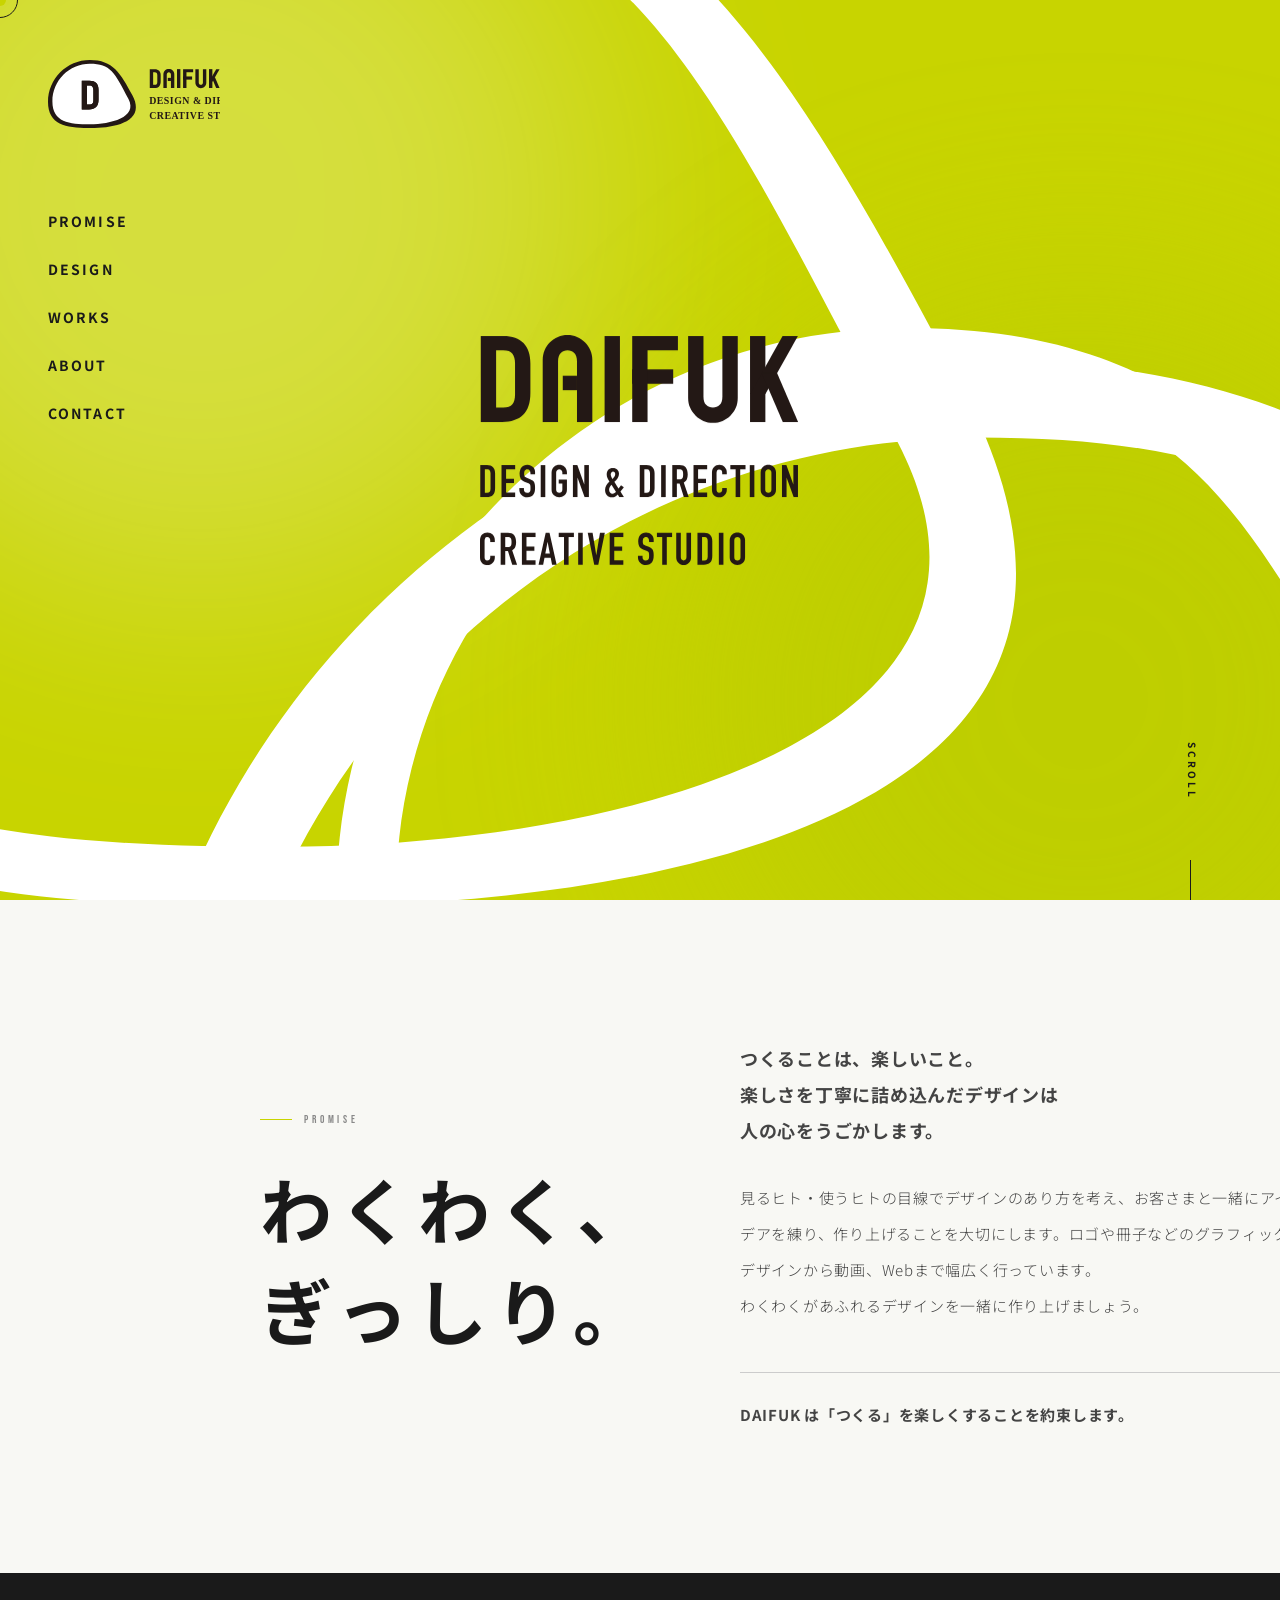
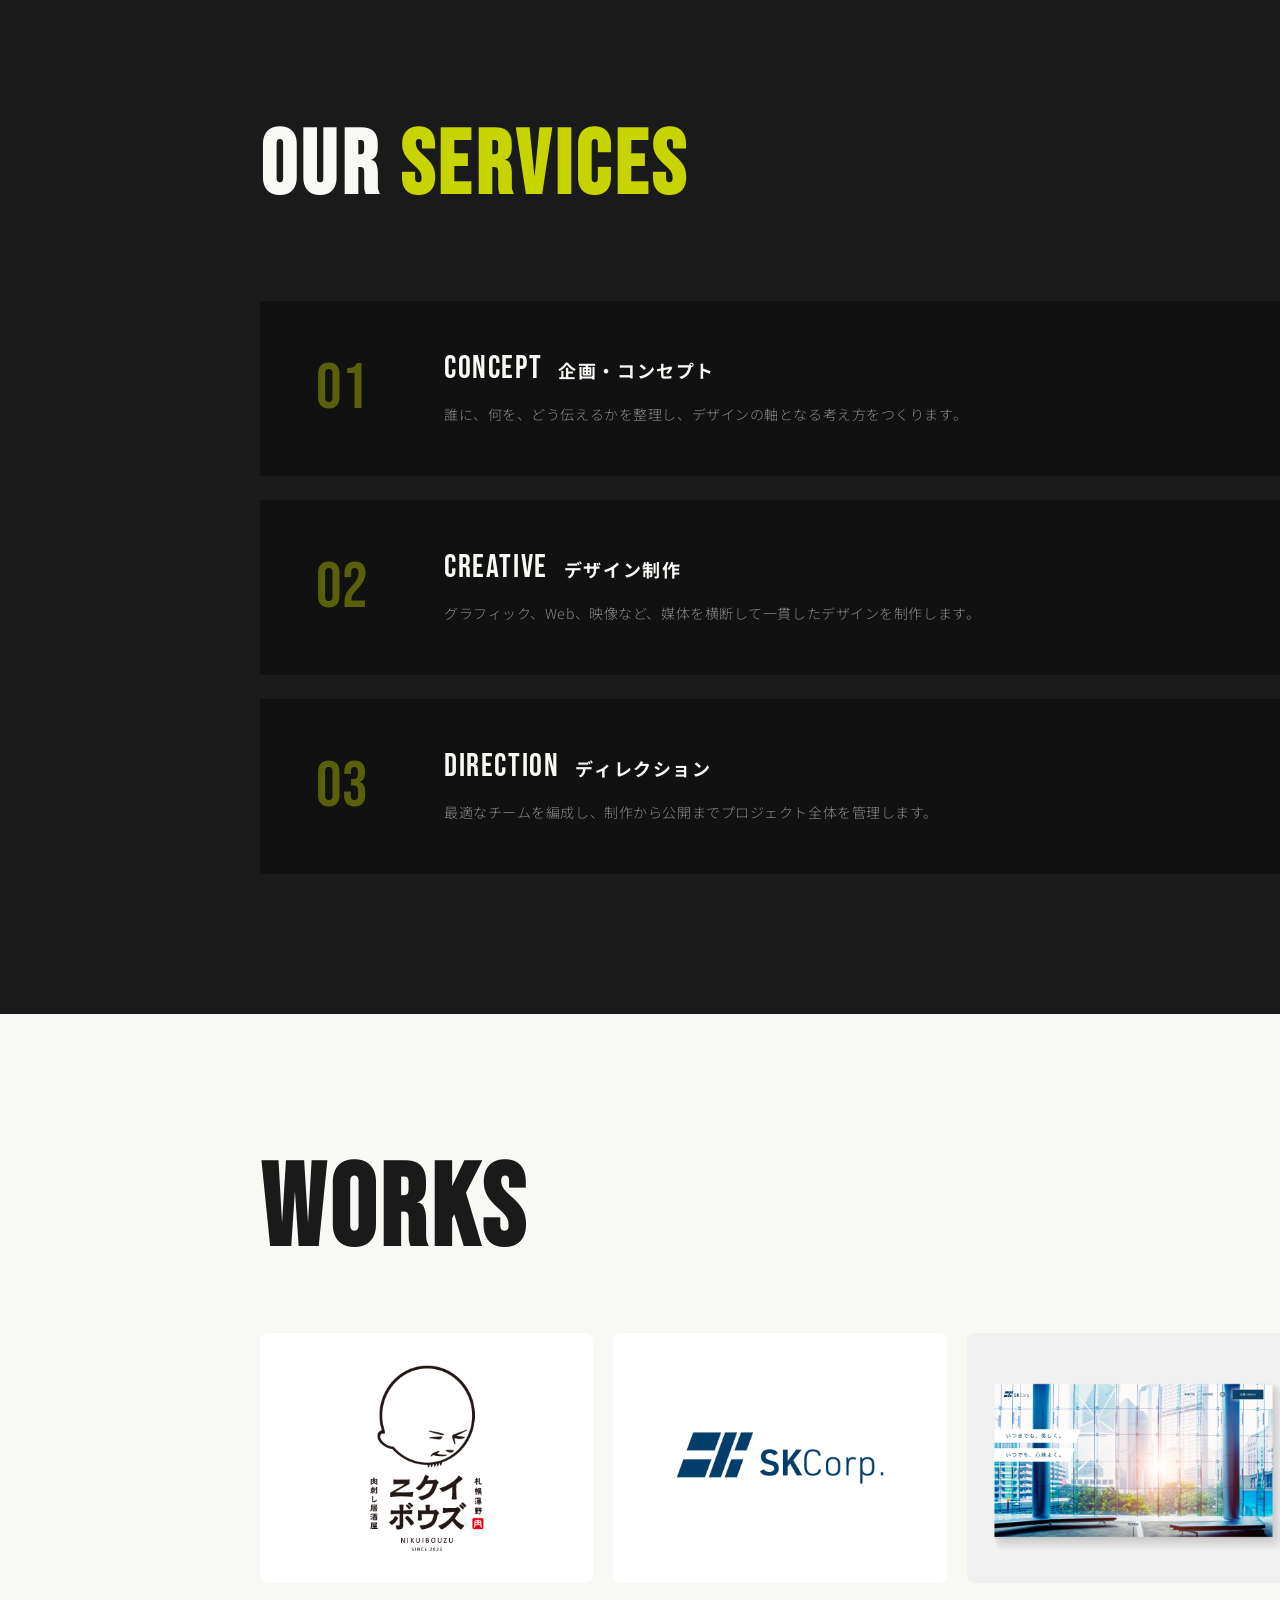
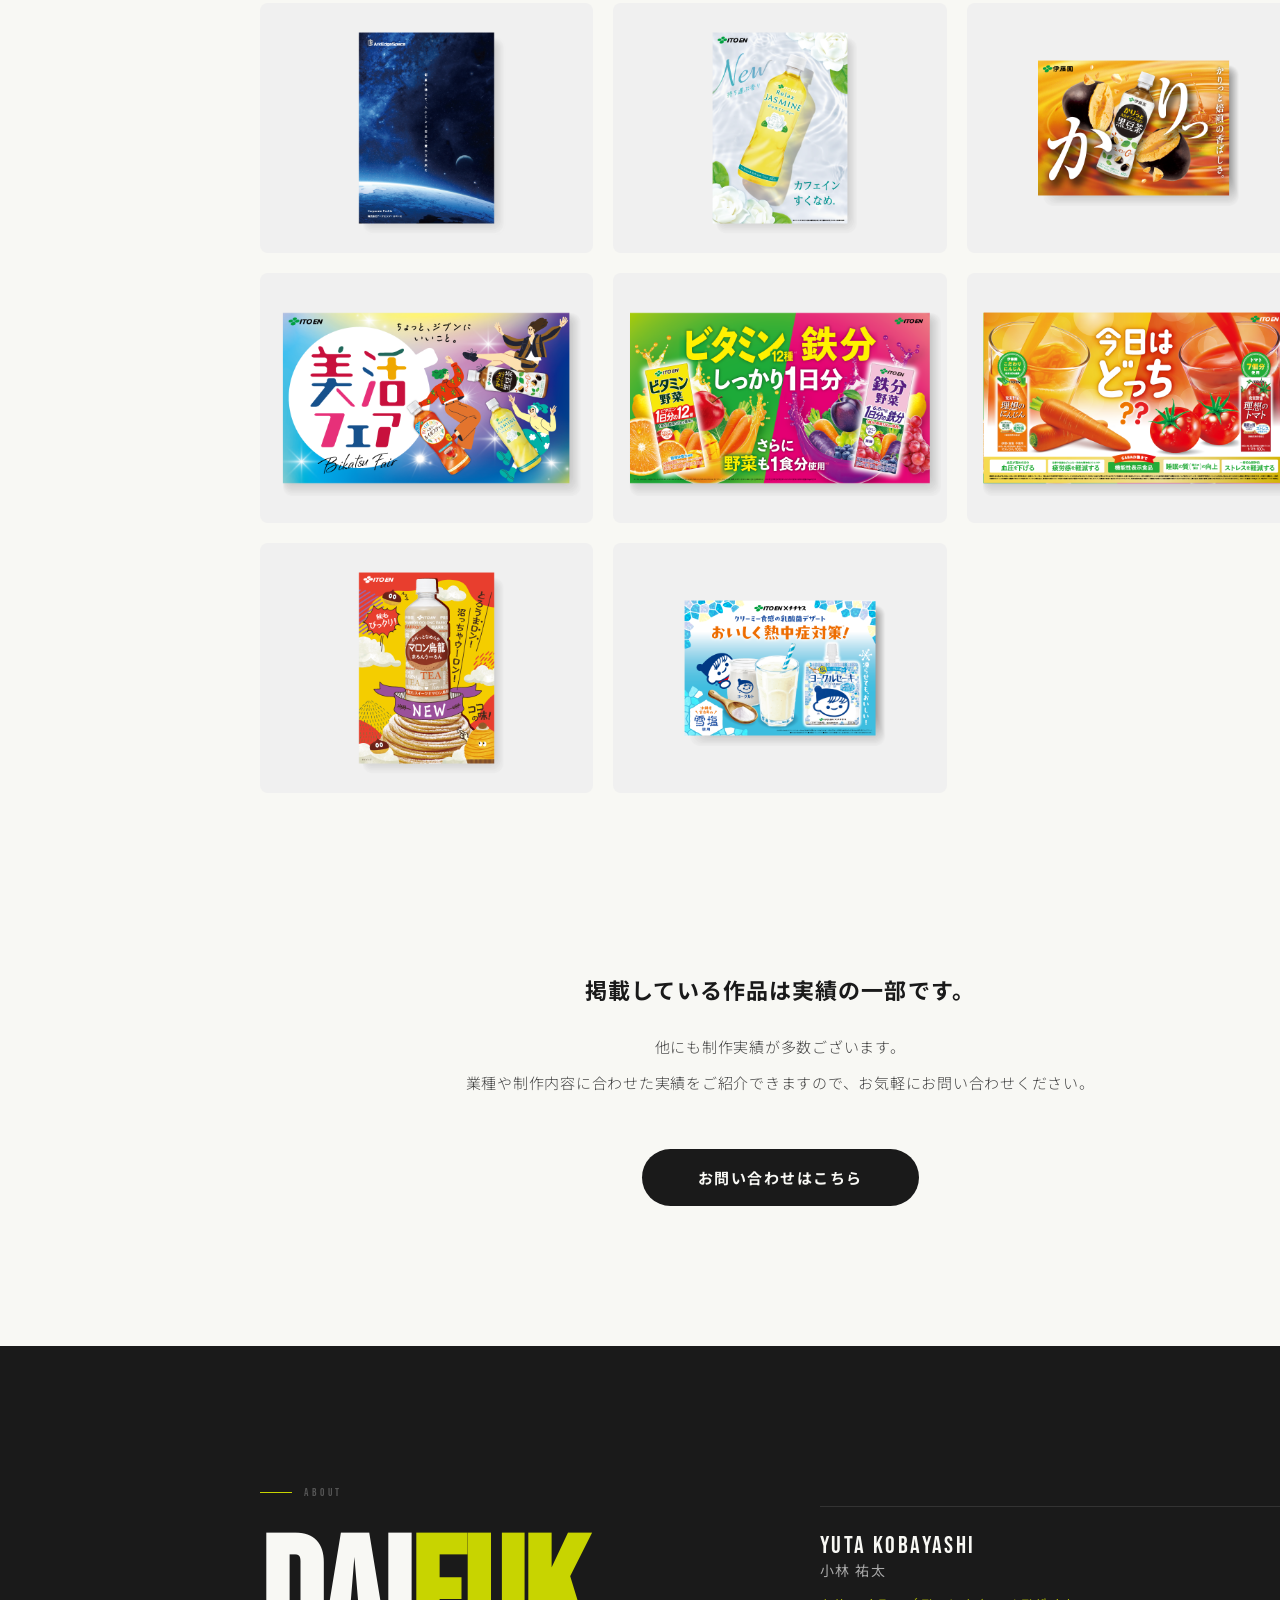
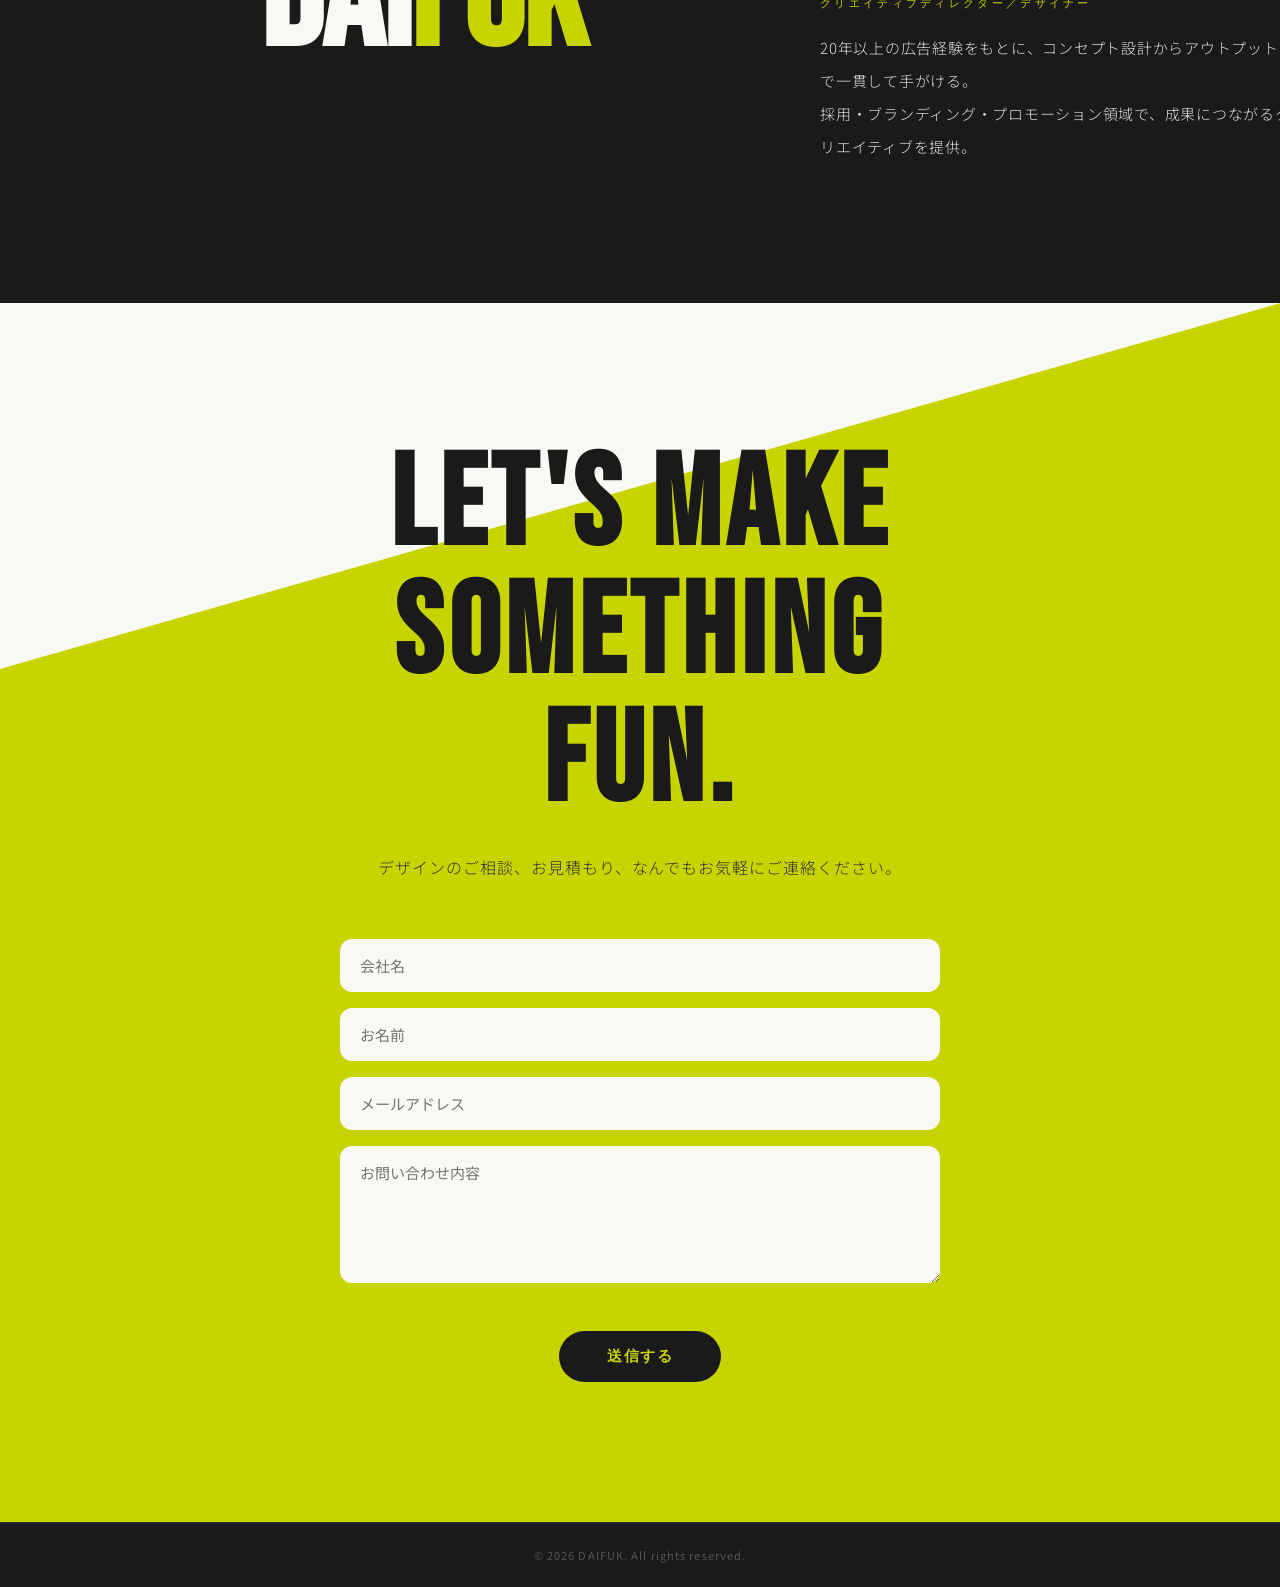
<file: index.html>
<!DOCTYPE html>
<html lang="ja">
<head>
<!-- Google tag (gtag.js) -->
<script async src="https://www.googletagmanager.com/gtag/js?id=G-WN5NJCYQFY"></script>
<script>
  window.dataLayer = window.dataLayer || [];
  function gtag(){dataLayer.push(arguments);}
  gtag('js', new Date());

  gtag('config', 'G-WN5NJCYQFY');
</script>
<script type="text/javascript">
    (function(c,l,a,r,i,t,y){
        c[a]=c[a]||function(){(c[a].q=c[a].q||[]).push(arguments)};
        t=l.createElement(r);t.async=1;t.src="https://www.clarity.ms/tag/"+i;
        y=l.getElementsByTagName(r)[0];y.parentNode.insertBefore(t,y);
    })(window, document, "clarity", "script", "xeeucrit5z");
</script>
<meta charset="UTF-8">
<meta name="viewport" content="width=device-width, initial-scale=1.0">
<title>DAIFUK | わくわく、ぎっしり。デザインスタジオ</title>
<meta name="description" content="「わくわく」を丁寧に詰め込んだデザインで、人の心を動かす。グラフィック・Web・映像をコンセプトからアウトプットまで一貫して手がけるクリエイティブスタジオです。">

<!-- OGP settings -->
<meta property="og:title" content="DAIFUK | わくわく、ぎっしり。デザインスタジオ">
<meta property="og:description" content="「わくわく」を丁寧に詰め込んだデザインで、人の心を動かす。グラフィック・Web・映像をコンセプトからアウトプットまで一貫して手がけるクリエイティブスタジオです。">
<meta property="og:image" content="assets/OG.png">
<meta property="og:url" content="https://yuso21.github.io/daifuk_corporate/">
<meta property="og:type" content="website">
<meta property="og:site_name" content="DAIFUK">

<!-- Icons -->
<link rel="icon" type="image/png" href="assets/fabicon.png">
<link rel="apple-touch-icon" href="assets/apple-touch-icon.png">
<link rel="preconnect" href="https://fonts.googleapis.com">
<link href="https://fonts.googleapis.com/css2?family=Bebas+Neue&family=Noto+Sans+JP:wght@300;400;700;900&family=DM+Serif+Display:ital@0;1&display=swap" rel="stylesheet">
<link rel="stylesheet" href="style.css">
</head>
<body>

<div class="cursor" id="cursor"></div>
<div class="cursor-ring" id="cursorRing"></div>

<!-- Global Nav (Left Sidebar) -->
<nav>
  <a href="#" class="nav-logo">
    <img src="assets/daifuk_long_logo.svg" alt="DAIFUK">
  </a>
  <ul class="nav-links">
    <li><a href="#promise">Promise</a></li>
    <li><a href="#services">Design</a></li>
    <li><a href="#works">Works</a></li>
    <li><a href="#about">About</a></li>
    <li><a href="#contact">Contact</a></li>
  </ul>
</nav>

<!-- Hero Section -->
<section class="hero" id="top">
  <div class="hero-bg-anim"></div>
  <img src="assets/daifuk_logo_FV2.svg" class="hero-logo-spin spin-1" alt="">
  <img src="assets/daifuk_logo_FV2.svg" class="hero-logo-spin spin-2" alt="">
  <img src="assets/daifuk_logo_FV2.svg" class="hero-logo-spin spin-3" alt="">
  <img src="assets/daifuk_logo_FV1.svg" class="hero-logo-base" alt="DAIFUK">
  <div class="hero-scroll">SCROLL</div>
</section>

<!-- Promise Section -->
<section class="promise" id="promise">
  <div class="section-inner promise-inner">
    <div class="reveal">
      <div class="section-label">PROMISE</div>
      <!-- Changed display from flex/block context to ensure <br> triggers immediately, using specific class styling or inline CSS isn't fully needed, but we keep the structure crisp -->
      <h2 class="promise-heading" style="font-family: 'Noto Sans JP', sans-serif; font-size: clamp(40px, 6vw, 72px); letter-spacing: 0.1em; line-height: 1.4; word-break: keep-all;">
        わくわく、<br>
        ぎっしり。
      </h2>
    </div>
    <div class="reveal" style="transition-delay:0.15s">
      <p class="promise-text">
        <strong style="display:block; font-size:18px; line-height:2; margin-bottom:32px;">
          つくることは、楽しいこと。<br>
          楽しさを丁寧に詰め込んだデザインは<br>
          人の心をうごかします。
        </strong>
        見るヒト・使うヒトの目線でデザインのあり方を考え、お客さまと一緒にアイデアを練り、作り上げることを大切にします。ロゴや冊子などのグラフィックデザインから動画、Webまで幅広く行っています。
      </p>
      <p class="promise-text">
        わくわくがあふれるデザインを一緒に作り上げましょう。
      </p>
      <p class="promise-text" style="font-weight:700; margin-top:48px; border-top:1px solid #ccc; padding-top:24px;">
        DAIFUK は「つくる」を楽しくすることを約束します。
      </p>
    </div>
  </div>
</section>

<!-- Services (Design) Section -->
<section class="services" id="services">
  <div class="section-inner">
    <div class="services-header reveal">
      <h2 class="services-title">Our <span>Services</span></h2>
    </div>
    <div class="services-grid">
      <div class="service-card reveal">
        <div class="service-num">01</div>
        <div class="service-info">
          <div class="service-name">Concept<span>企画・コンセプト</span></div>
          <p class="service-desc">誰に、何を、どう伝えるかを整理し、デザインの軸となる考え方をつくります。</p>
        </div>
      </div>
      <div class="service-card reveal" style="transition-delay:0.1s">
        <div class="service-num">02</div>
        <div class="service-info">
          <div class="service-name">Creative<span>デザイン制作</span></div>
          <p class="service-desc">グラフィック、Web、映像など、媒体を横断して一貫したデザインを制作します。</p>
        </div>
      </div>
      <div class="service-card reveal" style="transition-delay:0.2s">
        <div class="service-num">03</div>
        <div class="service-info">
          <div class="service-name">Direction<span>ディレクション</span></div>
          <p class="service-desc">最適なチームを編成し、制作から公開までプロジェクト全体を管理します。</p>
        </div>
      </div>
    </div>
  </div>
</section>

<!-- Works Section -->
<section class="works" id="works">
  <div class="section-inner">
    <div class="works-header reveal">
      <h2 class="works-title">Works</h2>
    </div>
    <div class="works-grid reveal">
      
      <!-- Group 6: ニクイボウズ様 CI -->
      <div class="work-item" onclick="openWorksModal(this)">
        <img class="work-thumb" src="assets/portfolio_6_ニクイボウズ様 CI_1.png" alt="ニクイボウズ様 CI">
        <div class="work-item-inner">
          <div class="work-title">
            <span class="work-client">ニクイボウズ様</span><br>
            <span class="work-project">CI</span>
          </div>
        </div>
        <div class="work-gallery" style="display: none;">
          <img src="assets/portfolio_6_ニクイボウズ様 CI_1.png" alt="">
          <img src="assets/portfolio_6_ニクイボウズ様 CI_2.png" alt="">
          <img src="assets/portfolio_6_ニクイボウズ様 CI_3.png" alt="">
        </div>
      </div>

      <!-- Group 15: エスケー・コーポレーション様 CI -->
      <div class="work-item" onclick="openWorksModal(this)">
        <img class="work-thumb" src="assets/portfolio_15_エスケー・コーポレーション様_CI_１.png" alt="エスケー・コーポレーション様 CI">
        <div class="work-item-inner">
          <div class="work-title">
            <span class="work-client">エスケー・コーポレーション様</span><br>
            <span class="work-project">CI</span>
          </div>
        </div>
        <div class="work-gallery" style="display: none;">
          <img src="assets/portfolio_15_エスケー・コーポレーション様_CI_１.png" alt="">
          <img src="assets/portfolio_15_エスケー・コーポレーション様_CI_2.png" alt="">
        </div>
      </div>

      <!-- Group 16: エスケー・コーポレーション様 コーポレートサイト -->
      <div class="work-item" onclick="openWorksModal(this)" data-url="https://www.skc.co.jp/" data-url-label="サイトを見る">
        <img class="work-thumb" src="assets/portfolio_16_エスケー・コーポレーション様_コーポレートサイト_１.png" alt="エスケー・コーポレーション様 コーポレートサイト">
        <div class="work-item-inner">
          <div class="work-title">
            <span class="work-client">エスケー・コーポレーション様</span><br>
            <span class="work-project">コーポレートサイト</span>
          </div>
        </div>
        <div class="work-gallery" style="display: none;">
          <img src="assets/portfolio_16_エスケー・コーポレーション様_コーポレートサイト_１.png" alt="">
          <img src="assets/portfolio_16_エスケー・コーポレーション様_コーポレートサイト_２.png" alt="">
        </div>
      </div>

      <!-- Group 3: アークエッジ・スペース様 会社案内 -->
      <div class="work-item" onclick="openWorksModal(this)">
        <img class="work-thumb" src="assets/portfolio_3_アークエッジ・スペース様_会社案内_1.png" alt="アークエッジ・スペース様 会社案内">
        <div class="work-item-inner">
          <div class="work-title">
            <span class="work-client">アークエッジ・スペース様</span><br>
            <span class="work-project">会社案内</span>
          </div>
        </div>
        <div class="work-gallery" style="display: none;">
          <img src="assets/portfolio_3_アークエッジ・スペース様_会社案内_1.png" alt="">
          <img src="assets/portfolio_3_アークエッジ・スペース様_会社案内_２.png" alt="">
        </div>
      </div>

      <!-- Group 5: maruoPR様 CI (Temporarily Hidden) -->
      <!--
      <div class="work-item" onclick="openWorksModal(this)">
        <img class="work-thumb" src="assets/portfolio_5_maruoPR様 CI_1.png" alt="maruoPR様 CI">
        <div class="work-item-inner">
          <div class="work-title">
            <span class="work-client">maruoPR様</span><br>
            <span class="work-project">CI</span>
          </div>
        </div>
        <div class="work-gallery" style="display: none;">
          <img src="assets/portfolio_5_maruoPR様 CI_1.png" alt="">
          <img src="assets/portfolio_5_maruoPR様 CI_2.png" alt="">
        </div>
      </div>
      -->

      <!-- Group 8: 伊藤園様 ジャスミンティー 店頭販促POP -->
      <div class="work-item" onclick="openWorksModal(this)">
        <img class="work-thumb" src="assets/portfolio_8_伊藤園様_ジャスミンティー 店頭販促POP_1.png" alt="伊藤園様 ジャスミンティー 店頭販促POP">
        <div class="work-item-inner">
          <div class="work-title">
            <span class="work-client">伊藤園様</span><br>
            <span class="work-project">ジャスミンティー 店頭販促POP</span>
          </div>
        </div>
        <div class="work-gallery" style="display: none;">
          <img src="assets/portfolio_8_伊藤園様_ジャスミンティー 店頭販促POP_1.png" alt="">
        </div>
      </div>

      <!-- Group 9: 伊藤園様 黒豆茶 店頭販促POP -->
      <div class="work-item" onclick="openWorksModal(this)">
        <img class="work-thumb" src="assets/portfolio_9_伊藤園様_黒豆茶 店頭販促POP_1.png" alt="伊藤園様 黒豆茶 店頭販促POP">
        <div class="work-item-inner">
          <div class="work-title">
            <span class="work-client">伊藤園様</span><br>
            <span class="work-project">黒豆茶 店頭販促POP</span>
          </div>
        </div>
        <div class="work-gallery" style="display: none;">
          <img src="assets/portfolio_9_伊藤園様_黒豆茶 店頭販促POP_1.png" alt="">
        </div>
      </div>

      <!-- Group 7: 伊藤園様 美活フェア 店頭販促POP -->
      <div class="work-item" onclick="openWorksModal(this)">
        <img class="work-thumb" src="assets/portfolio_7_伊藤園様_美活フェア 店頭販促POP_1.png" alt="伊藤園様 美活フェア 店頭販促POP">
        <div class="work-item-inner">
          <div class="work-title">
            <span class="work-client">伊藤園様</span><br>
            <span class="work-project">美活フェア 店頭販促POP</span>
          </div>
        </div>
        <div class="work-gallery" style="display: none;">
          <img src="assets/portfolio_7_伊藤園様_美活フェア 店頭販促POP_1.png" alt="">
          <img src="assets/portfolio_7_伊藤園様_美活フェア 店頭販促POP_2.png" alt="">
        </div>
      </div>

      <!-- Group 10: 伊藤園様 ビタミン野菜・鉄分野菜 店頭販促POP -->
      <div class="work-item" onclick="openWorksModal(this)">
        <img class="work-thumb" src="assets/portfolio_10_伊藤園様_ビタミン野菜・鉄分野菜 店頭販促POP_1 .png" alt="伊藤園様 ビタミン野菜・鉄分野菜 店頭販促POP">
        <div class="work-item-inner">
          <div class="work-title">
            <span class="work-client">伊藤園様</span><br>
            <span class="work-project">ビタミン野菜・鉄分野菜 店頭販促POP</span>
          </div>
        </div>
        <div class="work-gallery" style="display: none;">
          <img src="assets/portfolio_10_伊藤園様_ビタミン野菜・鉄分野菜 店頭販促POP_1 .png" alt="">
          <img src="assets/portfolio_10_伊藤園様_ビタミン野菜・鉄分野菜 店頭販促POP_2.png" alt="">
          <img src="assets/portfolio_10_伊藤園様_ビタミン野菜・鉄分野菜 店頭販促POP_3.png" alt="">
        </div>
      </div>

      <!-- Group 11: 伊藤園様 理想のにんじん・理想のトマト 店頭販促POP -->
      <div class="work-item" onclick="openWorksModal(this)">
        <img class="work-thumb" src="assets/portfolio_11_伊藤園様_理想のにんじん・理想のトマト 店頭販促POP_1.png" alt="伊藤園様 理想のにんじん・理想のトマト 店頭販促POP">
        <div class="work-item-inner">
          <div class="work-title">
            <span class="work-client">伊藤園様</span><br>
            <span class="work-project">理想のにんじん・理想のトマト 店頭販促POP</span>
          </div>
        </div>
        <div class="work-gallery" style="display: none;">
          <img src="assets/portfolio_11_伊藤園様_理想のにんじん・理想のトマト 店頭販促POP_1.png" alt="">
          <img src="assets/portfolio_11_伊藤園様_理想のにんじん・理想のトマト 店頭販促POP_２.png" alt="">
          <img src="assets/portfolio_11_伊藤園様_理想のにんじん・理想のトマト 店頭販促POP_3.png" alt="">
        </div>
      </div>

      <!-- Group 12: 伊藤園様 マロン烏龍 店頭販促POP -->
      <div class="work-item" onclick="openWorksModal(this)">
        <img class="work-thumb" src="assets/portfolio_12_伊藤園様_マロン烏龍 店頭販促POP_1.png" alt="伊藤園様 マロン烏龍 店頭販促POP">
        <div class="work-item-inner">
          <div class="work-title">
            <span class="work-client">伊藤園様</span><br>
            <span class="work-project">マロン烏龍 店頭販促POP</span>
          </div>
        </div>
        <div class="work-gallery" style="display: none;">
          <img src="assets/portfolio_12_伊藤園様_マロン烏龍 店頭販促POP_1.png" alt="">
          <img src="assets/portfolio_12_伊藤園様_マロン烏龍 店頭販促POP_２.png" alt="">
        </div>
      </div>

      <!-- Group 13: 伊藤園様 ヨーグルセーキ 店頭販促POP -->
      <div class="work-item" onclick="openWorksModal(this)">
        <img class="work-thumb" src="assets/portfolio_13_伊藤園様_ヨーグルセーキ 店頭販促POP_1.png" alt="伊藤園様 ヨーグルセーキ 店頭販促POP">
        <div class="work-item-inner">
          <div class="work-title">
            <span class="work-client">伊藤園様</span><br>
            <span class="work-project">ヨーグルセーキ 店頭販促POP</span>
          </div>
        </div>
        <div class="work-gallery" style="display: none;">
          <img src="assets/portfolio_13_伊藤園様_ヨーグルセーキ 店頭販促POP_1.png" alt="">
        </div>
      </div>

    </div>
    <div class="works-more-btn-container reveal">
      <button class="works-more-btn" id="worksMoreBtn">VIEW MORE</button>
    </div>
    <div class="works-cta reveal" style="transition-delay:0.1s">
      <h3 class="works-cta-title">掲載している作品は実績の一部です。</h3>
      <p class="works-cta-desc">
        他にも制作実績が多数ございます。<br class="pc-br">
        業種や制作内容に合わせた実績をご紹介できますので、お気軽にお問い合わせください。
      </p>
      <div class="works-cta-btn-container">
        <a href="#contact" class="works-cta-btn">お問い合わせはこちら</a>
      </div>
    </div>
  </div>
</section>

<!-- About Section -->
<section class="about" id="about">
  <div class="section-inner about-inner">
    <div class="about-content reveal">
      <div class="section-label" style="color:#555">ABOUT</div>
      <h2 class="about-name">DAI<span>FUK</span></h2>
    </div>
    <div class="about-info reveal" style="transition-delay:0.15s">
      <div class="info-block" style="border-top: 1px solid #333; padding-top: 24px;">
        <div class="info-name-en" style="font-family:'Bebas Neue', sans-serif; font-size:24px; letter-spacing:0.1em; color:var(--white);">YUTA KOBAYASHI</div>
        <div class="info-name-ja" style="font-size:14px; color:#aaa; margin-bottom:16px; letter-spacing:0.1em;">小林 祐太</div>
        <div class="info-label">クリエイティブディレクター／デザイナー</div>
        <div class="info-value">
          20年以上の広告経験をもとに、コンセプト設計からアウトプットまで一貫して手がける。<br>
          採用・ブランディング・プロモーション領域で、成果につながるクリエイティブを提供。
        </div>
      </div>
    </div>
  </div>
</section>

<!-- Contact Section -->
<section class="contact" id="contact">
  <div class="contact-bg"></div>
  <div class="section-inner contact-inner">
    <div class="contact-content reveal">
      <h2 class="contact-title">Let's Make<br>Something Fun.</h2>
      <p class="contact-sub">
        デザインのご相談、お見積もり、なんでもお気軽にご連絡ください。
      </p>

      <form class="contact-form" id="contactForm">
        <input type="text" name="会社名" placeholder="会社名" required>
        <input type="text" name="お名前" placeholder="お名前" required>
        <input type="email" name="メールアドレス" placeholder="メールアドレス" required>
        <textarea name="お問い合わせ内容" placeholder="お問い合わせ内容" rows="5" required></textarea>
        <div
          id="turnstileContainer"
          data-sitekey="0x4AAAAAAD5IDUOdX_YdaNcQ">
        </div>
        <div class="form-error" id="formError"></div>
        <button type="submit" class="submit-btn" id="submitBtn">送信する</button>
      </form>

      <div class="contact-success" id="contactSuccess">
        <div class="success-icon">
          <svg width="32" height="32" viewBox="0 0 24 24" fill="none" stroke="currentColor" stroke-width="3" stroke-linecap="round" stroke-linejoin="round">
            <polyline points="20 6 9 17 4 12"></polyline>
          </svg>
        </div>
        <h3 class="success-title">MESSAGE RECEIVED.</h3>
        <p class="success-text">
          お問い合わせを受け付けました。<br>
          内容を確認の上ご連絡いたしますので、 しばらくお待ちください。
        </p>
      </div>
    </div>
  </div>
</section>

<!-- Footer -->
<footer>
  <div class="footer-copy">© 2026 DAIFUK. All rights reserved.</div>
</footer>

<!-- Portfolio Modal -->
<div class="works-modal" id="worksModal">
  <div class="works-modal-overlay" onclick="closeWorksModal()"></div>
  <button class="works-modal-close" onclick="closeWorksModal()">×</button>
  <div class="works-modal-content" id="worksModalContent">
    <!-- Gallery images injected here via JS -->
  </div>
</div>

<script src="script.js?v=20260720-turnstile-explicit"></script>
<script src="https://challenges.cloudflare.com/turnstile/v0/api.js?render=explicit&onload=onTurnstileLoad" async defer></script>
</body>
</html>
</file>
<file: style.css>
:root {
  --lime: #C8D400;
  --black: #1a1a1a;
  --white: #f8f8f4;
  --gray: #888;
  --light: #f0f0e8;
}

*, *::before, *::after { box-sizing: border-box; margin: 0; padding: 0; }

html { scroll-behavior: smooth; }

body {
  font-family: 'Noto Sans JP', sans-serif;
  background: var(--white);
  color: var(--black);
  overflow-x: hidden;
  cursor: none;
}

/* Custom Cursor */
.cursor {
  width: 12px; height: 12px;
  background: var(--lime);
  border-radius: 50%;
  position: fixed;
  pointer-events: none;
  z-index: 100000;
  transition: transform 0.15s ease, width 0.2s, height 0.2s;
  transform: translate(-50%, -50%);
}
.cursor-ring {
  width: 36px; height: 36px;
  border: 1.5px solid var(--black);
  border-radius: 50%;
  position: fixed;
  pointer-events: none;
  z-index: 99999;
  transition: transform 0.35s cubic-bezier(.23,1,.32,1), width 0.3s, height 0.3s, border-color 0.3s;
  transform: translate(-50%, -50%);
}
body.modal-open .cursor {
  background: #ffffff !important;
  box-shadow: 0 0 10px rgba(255, 255, 255, 1), 0 0 20px rgba(255, 255, 255, 0.6);
}
body.modal-open .cursor-ring {
  border-color: #ffffff !important;
  border-width: 2px !important;
  box-shadow: 0 0 15px rgba(255, 255, 255, 0.8), 0 0 30px rgba(255, 255, 255, 0.4);
}

/* Global Nav (Left Sidebar) */
nav {
  position: fixed;
  top: 0; left: 0; bottom: 0;
  width: 220px;
  z-index: 100;
  display: flex;
  flex-direction: column;
  align-items: flex-start;
  justify-content: flex-start;
  padding: 60px 0 60px 48px;
  gap: 80px;
  pointer-events: none;
}
nav > * {
  pointer-events: auto;
}

.nav-logo img {
  width: 100%;
  max-width: 180px;
  height: auto;
  display: block;
  transition: filter 0.4s ease;
}
/* This class is toggled by JS when over dark sections */
.nav-logo.invert-logo img {
  filter: invert(1) brightness(2);
}
.nav-logo {
  text-decoration: none;
  transition: transform 0.2s;
  display: flex;
}
.nav-logo:hover { transform: scale(1.05) translateX(4px); }

.nav-links {
  display: flex;
  flex-direction: column;
  gap: 24px;
  list-style: none;
  align-items: flex-start;
}
.nav-links a {
  font-size: 14px;
  letter-spacing: 0.15em;
  text-transform: uppercase;
  text-decoration: none;
  color: var(--black);
  font-weight: 700;
  position: relative;
  padding-bottom: 4px;
  transition: color 0.4s ease;
}
.nav-links a::after {
  content: '';
  position: absolute;
  bottom: 0; left: 0;
  height: 2px; width: 0;
  background: currentColor;
  transition: width 0.25s ease;
}
.nav-links a:hover::after { width: 100%; }

/* JS adds this class to nav-links when on dark background */
.nav-links.invert-links a {
  color: #fff;
}

/* Layout Centering System */
.promise, .services, .works, .about, .contact {
  padding-top: 140px;
  padding-bottom: 140px;
}
.section-inner {
  width: 100%;
  max-width: 1040px;
  /* Centered around 50vw. If 50vw - halftwidth is less than 260px (nav area), stick to 260px. */
  margin-left: max(260px, calc(50vw - 520px));
  padding-right: 64px;
  box-sizing: content-box; /* preserves the full 1040px area without squeezing */
}

/* Hero */
.hero {
  min-height: 100vh;
  background: var(--lime);
  position: relative;
  overflow: hidden;
}
.hero-bg-anim {
  position: absolute;
  inset: 0;
  pointer-events: none;
  z-index: 0;
}
.hero-bg-anim::before, .hero-bg-anim::after {
  content: '';
  position: absolute;
  width: 80vw;
  height: 80vw;
  max-width: 800px;
  max-height: 800px;
  border-radius: 50%;
  filter: blur(120px);
  opacity: 0.6;
  animation: bgAurora 18s ease-in-out infinite alternate;
}
.hero-bg-anim::before {
  background: rgba(255, 255, 255, 0.4);
  top: -200px; left: -200px;
}
.hero-bg-anim::after {
  background: rgba(180, 200, 0, 0.8);
  bottom: -200px; right: -200px;
  animation-delay: -6s;
  animation-duration: 22s;
}

@keyframes bgAurora {
  0%   { transform: translate(0, 0) scale(1); }
  100% { transform: translate(30%, 20%) scale(1.3); }
}

.hero-logo-base {
  position: absolute;
  top: 50%; left: 50%;
  transform: translate(-50%, -50%);
  width: 40vw;
  max-width: 320px;
  opacity: 0;
  animation: fadeIn 1s ease 0.2s forwards;
  pointer-events: none;
  z-index: 2;
}
.hero-logo-spin {
  position: absolute;
  pointer-events: none;
  opacity: 0;
  z-index: 1;
}
.spin-1 {
  top: -20%; left: -30%;
  width: 250vw; max-width: 1400px;
  animation: fadeIn 1.5s ease 0.6s forwards, spinHero 60s linear infinite 3s;
}
.spin-2 {
  bottom: -40%; right: -20%;
  width: 180vw; max-width: 1200px;
  animation: fadeIn 1.5s ease 0.8s forwards, spinHeroReverse 45s linear infinite 3s;
}
.spin-3 {
  top: 40%; right: -50%;
  width: 200vw; max-width: 1800px;
  animation: fadeIn 1.5s ease 1s forwards, spinHero 80s linear infinite 3s;
  opacity: 0.5;
}

@keyframes spinHero {
  0%   { transform: rotate(0deg); }
  100% { transform: rotate(360deg); }
}
@keyframes spinHeroReverse {
  0%   { transform: rotate(0deg); }
  100% { transform: rotate(-360deg); }
}

.hero-scroll {
  position: absolute;
  bottom: 40px; right: 80px;
  writing-mode: vertical-rl;
  font-size: 10px;
  letter-spacing: 0.3em;
  color: var(--black);
  font-weight: 700;
  opacity: 0.5;
  display: flex;
  align-items: center;
  gap: 12px;
  animation: fadeIn 1s ease 1.4s forwards;
  z-index: 3;
}
.hero-scroll::after {
  content: '';
  width: 1px;
  height: 48px;
  position: relative;
  overflow: hidden;
  background: transparent;
}
.hero-scroll::before {
  content: '';
  position: absolute;
  bottom: -48px;
  left: 5px;
  width: 1px;
  height: 48px;
  background: var(--black);
  animation: scrollLine 2s infinite ease-in-out;
}
@keyframes scrollLine {
  0% { transform: translateY(-100%); }
  100% { transform: translateY(200%); }
}

/* Promise Section */
.promise-inner {
  display: grid;
  grid-template-columns: 1fr 1.4fr;
  gap: 80px;
  align-items: center;
}
.section-label {
  font-family: 'Bebas Neue', sans-serif;
  font-size: 11px;
  letter-spacing: 0.35em;
  color: var(--gray);
  display: flex;
  align-items: center;
  gap: 12px;
  margin-bottom: 32px;
}
.section-label::before {
  content: '';
  width: 32px; height: 1px;
  background: var(--lime);
}

.promise-text {
  font-size: 15px;
  line-height: 2.4;
  color: #444;
  font-weight: 300;
  letter-spacing: 0.05em;
}
.promise-text p + p { margin-top: 24px; }

/* Services */
.services {
  background: var(--black);
}
.services-header {
  display: flex;
  align-items: baseline;
  justify-content: space-between;
  margin-bottom: 80px;
}
.services-title {
  font-family: 'Bebas Neue', sans-serif;
  font-size: clamp(48px, 7vw, 100px);
  color: var(--white);
  letter-spacing: 0.05em;
}
.services-title span { color: var(--lime); }
.services-grid {
  display: grid;
  grid-template-columns: 1fr;
  gap: 24px;
}
.service-card {
  background: #111;
  padding: 48px 56px;
  transition: background 0.3s, transform 0.3s;
  cursor: none;
  position: relative;
  overflow: hidden;
  display: flex;
  align-items: center;
  gap: 48px;
}
.service-card::before {
  content: '';
  position: absolute;
  top: 0; left: 0;
  width: 4px; height: 100%;
  background: var(--lime);
  transform: scaleY(0);
  transform-origin: top;
  transition: transform 0.4s cubic-bezier(.23,1,.32,1);
}
.service-card:hover::before { transform: scaleY(1); }
.service-card:hover { background: #1e1e1e; transform: translateX(8px); }
.service-num {
  font-family: 'Bebas Neue', sans-serif;
  font-size: 64px;
  color: var(--lime);
  line-height: 1;
  opacity: 0.4;
  width: 80px;
}
.service-info {
  flex: 1;
}
.service-name {
  font-family: 'Bebas Neue', sans-serif;
  font-size: 32px;
  color: var(--white);
  letter-spacing: 0.05em;
  margin-bottom: 12px;
}
.service-name span { font-size: 18px; font-family: 'Noto Sans JP', sans-serif; display: inline-block; margin-left: 16px; font-weight: 700;}
.service-desc {
  font-size: 14px;
  color: #888;
  line-height: 2;
  font-weight: 300;
  letter-spacing: 0.04em;
}

/* Works */
.works-header {
  display: flex;
  align-items: flex-end;
  justify-content: space-between;
  margin-bottom: 64px;
}
.works-title {
  font-family: 'Bebas Neue', sans-serif;
  font-size: clamp(64px, 9vw, 120px);
  line-height: 1;
  letter-spacing: 0.04em;
}
.works-tabs {
  display: flex;
  gap: 8px;
  margin-bottom: 48px;
}
.tab-btn {
  padding: 10px 24px;
  border: 1.5px solid #ccc;
  background: none;
  font-family: 'Bebas Neue', sans-serif;
  font-size: 14px;
  letter-spacing: 0.15em;
  cursor: none;
  transition: all 0.2s;
  border-radius: 100px;
  color: var(--black);
}
.tab-btn.active, .tab-btn:hover {
  background: var(--black);
  border-color: var(--black);
  color: var(--white);
}
.works-grid {
  display: grid;
  grid-template-columns: repeat(3, 1fr);
  gap: 20px;
}
.work-item {
  aspect-ratio: 4/3;
  background: var(--light);
  position: relative;
  overflow: hidden;
  cursor: none;
  border-radius: 8px;
}
.work-thumb {
  width: 100%;
  height: 100%;
  object-fit: cover;
  display: block;
  transition: transform 0.6s cubic-bezier(.23,1,.32,1);
}
.work-item:hover .work-thumb {
  transform: scale(1.05);
}
.work-item-inner {
  position: absolute;
  inset: 0;
  display: flex;
  align-items: flex-end;
  justify-content: flex-end;
  padding: 32px;
  background: linear-gradient(to top, rgba(0,0,0,0.8) 0%, transparent 50%);
  opacity: 0;
  transition: opacity 0.35s;
}
.work-item:hover .work-item-inner { opacity: 1; }
.work-title {
  color: var(--white);
  text-align: right;
  line-height: 1.6;
}
.work-client {
  font-size: 11px;
  letter-spacing: 0.1em;
  opacity: 0.8;
}
.work-project {
  font-size: 16px;
  font-weight: 700;
  letter-spacing: 0.05em;
  display: inline-block;
}

/* About / Company */
.about {
  background: var(--black);
  color: var(--white);
}
.about-inner {
  display: grid;
  grid-template-columns: 1fr 1fr;
  gap: 80px;
}
.about-name {
  font-family: 'Bebas Neue', sans-serif;
  font-size: clamp(80px, 12vw, 160px);
  line-height: 0.9;
  letter-spacing: -0.01em;
  color: var(--white);
}
.about-name span { color: var(--lime); }
.about-info {
  padding-top: 20px;
}
.info-block + .info-block { margin-top: 40px; }
.info-label {
  font-family: 'Bebas Neue', sans-serif;
  font-size: 11px;
  letter-spacing: 0.3em;
  color: var(--lime);
  margin-bottom: 20px;
}
.info-value {
  font-size: 15px;
  color: #ddd;
  line-height: 2.2;
  font-weight: 300;
  letter-spacing: 0.05em;
}

/* Contact */
.contact {
  text-align: center;
  position: relative;
  overflow: hidden;
}
.contact-bg {
  position: absolute;
  inset: 0;
  background: var(--lime);
  clip-path: polygon(0 30%, 100% 0%, 100% 100%, 0 100%);
  z-index: 0;
}
.contact-inner {
  position: relative; 
  z-index: 1; 
  /* Center structurally differently just for contact form constraints */
  max-width: 600px;
  margin-left: max(260px, calc(50vw - 300px));
}
.contact-title {
  font-family: 'Bebas Neue', sans-serif;
  font-size: clamp(60px, 10vw, 140px);
  line-height: 1;
  letter-spacing: 0.04em;
  color: var(--black);
}
.contact-sub {
  font-size: 16px;
  line-height: 2;
  color: #333;
  margin: 24px auto 56px;
  font-weight: 300;
  letter-spacing: 0.06em;
}

/* Contact Form */
.contact-form {
  margin-top: 24px;
  display: flex;
  flex-direction: column;
  gap: 16px;
}
.contact-form input,
.contact-form textarea {
  width: 100%;
  padding: 16px 20px;
  background: var(--white);
  border: none;
  border-radius: 12px;
  font-family: 'Noto Sans JP', sans-serif;
  font-size: 15px;
  color: var(--black);
  transition: all 0.3s;
  cursor: none;
}
.contact-form input:focus,
.contact-form textarea:focus {
  outline: none;
  box-shadow: 0 0 0 2px var(--black);
}

.submit-btn {
  background: var(--black);
  color: var(--lime);
  border: none;
  padding: 16px 48px;
  font-weight: 700;
  font-size: 15px;
  border-radius: 100px;
  cursor: none;
  align-self: center;
  margin-top: 16px;
  transition: all 0.3s;
  font-family: 'Bebas Neue', sans-serif;
  letter-spacing: 0.1em;
}
.submit-btn:hover {
  background: #333;
  color: var(--white);
}
.submit-btn:disabled {
  background: #888;
  color: #ccc;
  cursor: not-allowed;
  opacity: 0.7;
}

.form-error {
  display: none;
  font-family: 'Noto Sans JP', sans-serif;
  color: #ff3b30;
  font-size: 13px;
  line-height: 1.5;
  text-align: center;
  margin-top: 8px;
  background: rgba(255, 59, 48, 0.08);
  padding: 12px;
  border-radius: 8px;
}

.contact-form {
  transition: opacity 0.4s ease, transform 0.4s ease;
}
.contact-form.fade-out {
  opacity: 0;
  transform: translateY(-10px);
  pointer-events: none;
}

.contact-success {
  display: none;
  opacity: 0;
  flex-direction: column;
  align-items: center;
  text-align: center;
  padding: 48px 32px;
  background: var(--white);
  border-radius: 20px;
  box-shadow: 0 16px 40px rgba(0, 0, 0, 0.08);
  margin-top: 32px;
  transition: opacity 0.5s cubic-bezier(0.215, 0.61, 0.355, 1), transform 0.5s cubic-bezier(0.215, 0.61, 0.355, 1);
  transform: translateY(20px);
}
.contact-success.active {
  display: flex;
  opacity: 1;
  transform: translateY(0);
}

.success-icon {
  width: 64px;
  height: 64px;
  border-radius: 50%;
  background: var(--lime);
  color: var(--black);
  display: flex;
  align-items: center;
  justify-content: center;
  margin-bottom: 24px;
  box-shadow: 0 4px 16px rgba(0, 0, 0, 0.1);
  transform: scale(0);
}
.contact-success.active .success-icon {
  animation: successPop 0.6s cubic-bezier(0.175, 0.885, 0.32, 1.275) 0.2s forwards;
}

.success-title {
  font-family: 'Bebas Neue', sans-serif;
  font-size: 32px;
  letter-spacing: 0.1em;
  color: var(--black);
  margin-bottom: 12px;
}
.success-text {
  font-family: 'Noto Sans JP', sans-serif;
  font-size: 14px;
  line-height: 1.8;
  color: #555;
  font-weight: 400;
}

@keyframes successPop {
  0% { transform: scale(0) rotate(-15deg); }
  70% { transform: scale(1.1) rotate(10deg); }
  85% { transform: scale(0.95) rotate(-3deg); }
  100% { transform: scale(1) rotate(0); }
}

/* Footer */
footer {
  background: var(--black);
  padding: 24px 0;
  text-align: center;
  border-top: 1px solid #333;
}
.footer-copy {
  font-size: 11px;
  color: #555;
  letter-spacing: 0.1em;
}

/* Portfolio Modal */
.works-modal {
  position: fixed; inset: 0; z-index: 9999;
  display: flex; justify-content: center; align-items: flex-start;
  opacity: 0; pointer-events: none; transition: opacity 0.4s;
  overflow-y: auto; overflow-x: hidden;
  padding: 80px 20px;
}
.works-modal.active { opacity: 1; pointer-events: auto; }
.works-modal-overlay {
  position: fixed; inset: 0; background: rgba(10,10,10,0.95); z-index: 0; cursor: none;
}
.works-modal-close {
  position: fixed; top: 40px; right: 40px; z-index: 2;
  background: none; border: none; color: #fff; font-size: 64px;
  cursor: none; line-height: 1; transition: transform 0.2s;
  font-family: 'Noto Sans JP', sans-serif; font-weight: 300;
}
.works-modal-close:hover { transform: scale(1.1); }
.works-modal-content {
  position: relative; z-index: 1;
  width: 100%; max-width: 1000px;
  display: flex; flex-direction: column; gap: 40px;
  transform: translateY(40px); transition: transform 0.4s;
  padding-bottom: 80px;
}
.works-modal.active .works-modal-content { transform: translateY(0); }
.works-modal-content img {
  width: 100%; height: auto; display: block; border-radius: 4px;
}

.modal-action-btn {
  display: inline-flex;
  align-items: center;
  justify-content: center;
  margin: 16px auto 0;
  padding: 20px 48px;
  background: var(--lime);
  color: var(--black);
  text-decoration: none;
  font-family: 'Noto Sans JP', sans-serif;
  font-weight: 700;
  font-size: 16px;
  letter-spacing: 0.1em;
  border-radius: 100px;
  transition: transform 0.3s, background 0.3s;
  cursor: none;
}
.modal-action-btn:hover {
  background: #fff;
  transform: scale(1.05);
}
/* Animations */
@keyframes slideUp {
  from { opacity: 0; transform: translateY(40px); }
  to { opacity: 1; transform: translateY(0); }
}
@keyframes fadeIn {
  from { opacity: 0; }
  to { opacity: 1; }
}

/* Scroll reveal */
.reveal {
  opacity: 0;
  transform: translateY(30px);
  transition: opacity 0.8s cubic-bezier(.23,1,.32,1), transform 0.8s cubic-bezier(.23,1,.32,1);
}
.reveal.visible {
  opacity: 1;
  transform: translateY(0);
}

.works-cta {
  margin-top: 180px;
  text-align: center;
  display: flex;
  flex-direction: column;
  align-items: center;
}
.works-cta-title {
  font-size: 22px;
  font-weight: 700;
  color: var(--black);
  margin-bottom: 24px;
  font-family: 'Noto Sans JP', sans-serif;
  letter-spacing: 0.05em;
}
.works-cta-desc {
  font-size: 15px;
  line-height: 2.4;
  color: #444;
  margin-bottom: 48px;
  font-family: 'Noto Sans JP', sans-serif;
  font-weight: 300;
  letter-spacing: 0.05em;
}
.works-cta-btn {
  display: inline-flex;
  align-items: center;
  justify-content: center;
  padding: 18px 56px;
  background: var(--black);
  color: var(--white);
  text-decoration: none;
  font-family: 'Noto Sans JP', sans-serif;
  font-weight: 700;
  font-size: 15px;
  letter-spacing: 0.1em;
  border-radius: 100px;
  transition: all 0.3s ease;
  cursor: none;
}
.works-cta-btn:hover {
  background: #333;
  color: var(--lime);
  transform: translateY(-2px);
}

/* Responsive */
@media (max-width: 900px) {
  /* Disable custom cursor on mobile */
  body, a, button, input, textarea, .contact-link, .work-item, .submit-btn, .tab-btn, .nav-links a, .nav-logo, .works-modal-close, .modal-action-btn, .works-modal-overlay {
    cursor: auto !important;
  }
  a, button, .tab-btn, .submit-btn, .modal-action-btn, .works-modal-close {
    cursor: pointer !important;
  }
  .cursor, .cursor-ring {
    display: none !important;
  }

  /* Global Nav - Hidden until Promise section on SP */
  nav { 
    top: 0; left: 0; right: 0; bottom: auto; width: 100%; height: 80px; 
    flex-direction: row; pointer-events: auto; background: rgba(255,255,255,0.9); backdrop-filter: blur(8px); -webkit-backdrop-filter: blur(8px);
    justify-content: space-between;
    padding: 16px 24px;
    transform: translateY(-100%);
    transition: transform 0.4s cubic-bezier(0.16, 1, 0.3, 1), opacity 0.4s ease, visibility 0.4s ease;
    opacity: 0;
    visibility: hidden;
  }
  nav.nav-visible {
    transform: translateY(0);
    opacity: 1;
    visibility: visible;
  }
  
  .nav-logo { align-items: center; }
  .nav-logo img { max-width: 140px; }
  
  /* Reset logic on mobile so it doesn't try to invert on scroll */
  .nav-logo.invert-logo img { filter: none !important; }
  
  .nav-links { display: none; }
  
  .promise, .services, .works, .about, .contact { padding: 80px 32px; }
  .section-inner { margin-left: 0 !important; width: 100% !important; max-width: 100% !important; padding: 0 !important; }
  
  .spin-1 { top: -10%; left: -50%; width: 300vw; }
  .spin-2 { bottom: -20%; right: -50%; width: 250vw; }
  .spin-3 { display: none; } /* hide one on mobile to save performance */
  
  .promise-inner { grid-template-columns: 1fr; gap: 48px; }
  
  /* Our Services Card Layout on SP: Number on top, text bottom */
  .service-card {
    flex-direction: column;
    align-items: flex-start;
    gap: 16px;
    padding: 32px 24px;
  }
  .service-num {
    width: auto;
    font-size: 48px;
    margin-bottom: 0;
  }
  .service-info {
    width: 100%;
  }

  .works-grid { grid-template-columns: 1fr; }
  .about-inner { display: flex; flex-direction: column; }
  .contact-inner { margin-left: 0; width: 100%; }
  
  /* SP View More hiding */
  .work-item.sp-hidden {
    display: none !important;
  }

  .works-cta {
    margin-top: 100px;
    padding-top: 0;
  }
  .works-cta-title {
    font-size: 18px;
    margin-bottom: 20px;
  }
  .works-cta-desc {
    font-size: 14px;
    line-height: 2.2;
    margin-bottom: 36px;
  }
  .pc-br {
    display: none;
  }
}

/* View More Button for SP */
.works-more-btn-container {
  display: flex;
  justify-content: center;
  margin-top: 48px;
  width: 100%;
}
.works-more-btn {
  display: inline-flex;
  align-items: center;
  justify-content: center;
  padding: 16px 48px;
  background: none;
  border: 1.5px solid var(--black);
  color: var(--black);
  font-family: 'Bebas Neue', sans-serif;
  font-size: 15px;
  letter-spacing: 0.15em;
  font-weight: 700;
  cursor: pointer;
  transition: all 0.3s ease;
  border-radius: 100px;
}
.works-more-btn:hover {
  background: var(--black);
  color: var(--white);
  transform: translateY(-2px);
}
@media (min-width: 901px) {
  .works-more-btn-container {
    display: none !important;
  }
}
</file>
